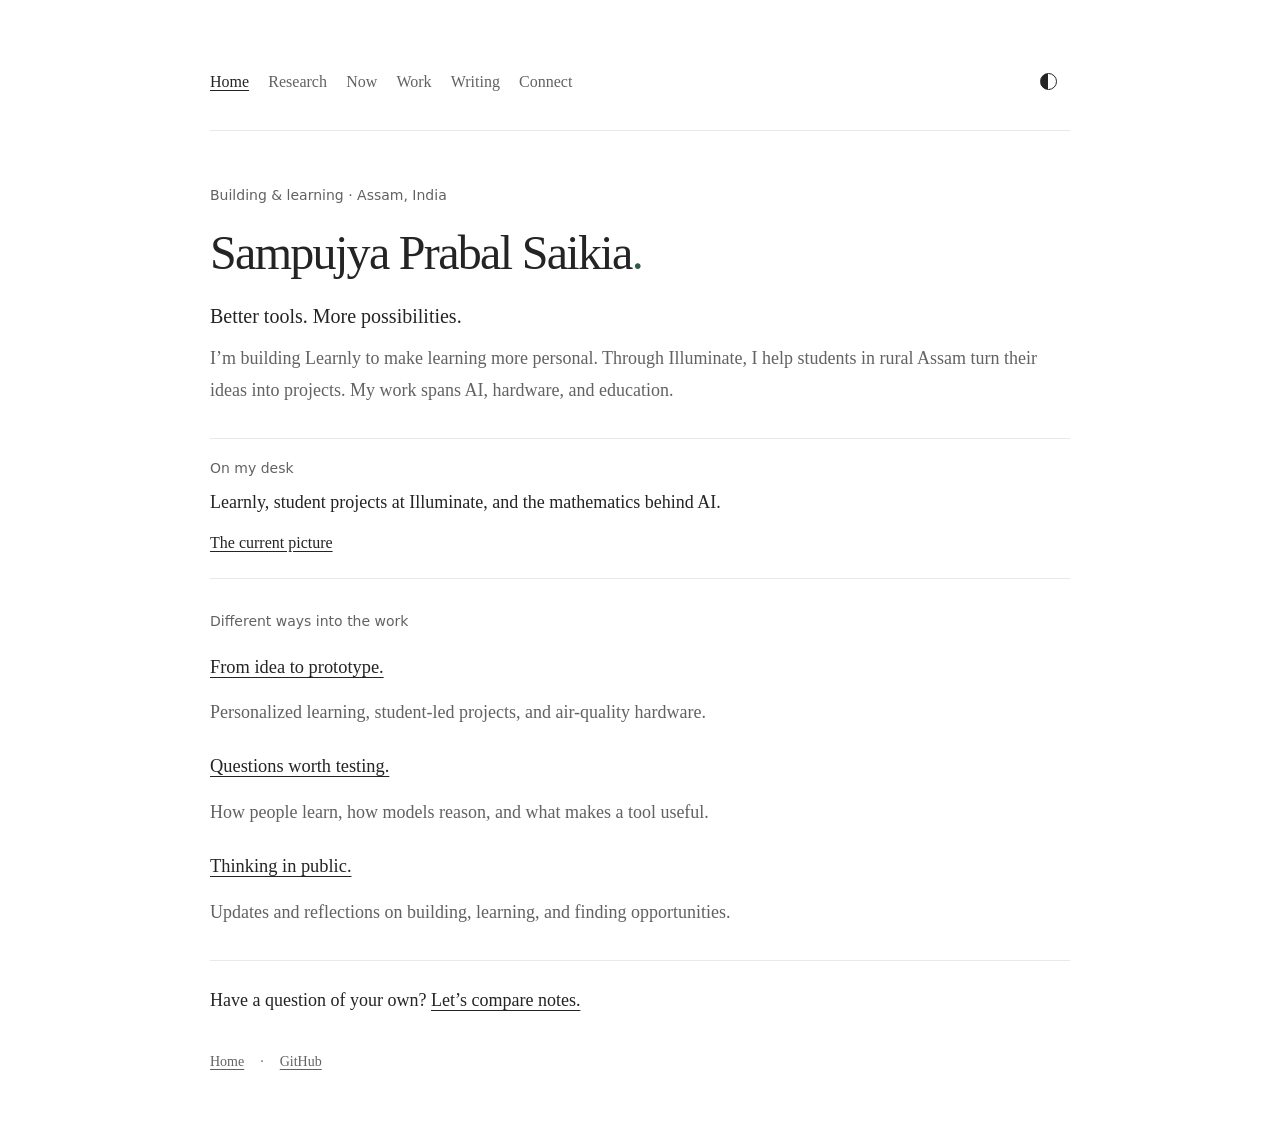
<file: index.html>
<!doctype html>
<html lang="en">
<head>
  <meta charset="utf-8">
  <meta name="viewport" content="width=device-width, initial-scale=1">
  <meta name="description" content="Sampujya Prabal Saikia — building Learnly, supporting student projects through Illuminate, and exploring AI and hardware.">
  <meta name="color-scheme" content="light dark">
  <title>Home | Sampujya Prabal Saikia</title>
  <script src="assets/theme.js"></script>
  <link rel="stylesheet" href="css/reset.css">
  <link rel="stylesheet" href="css/style.css">
  <link rel="icon" href="assets/images/favicon.svg" type="image/svg+xml">
</head>
<body class="home-body">
  <a class="skip-link" href="#main">Skip to content</a>
  <div class="site">
    <header class="site-header">
      <nav class="nav" aria-label="Primary navigation">
        <a href="index.html" aria-current="page">Home</a>
        <a href="research.html">Research</a>
        <a href="now.html">Now</a>
        <a href="work.html">Work</a>
        <a href="writing.html">Writing</a>
        <a href="contact.html">Connect</a>
      </nav>
      <button class="theme-toggle" type="button" role="switch" aria-label="Dark theme" aria-checked="false" title="Switch theme" hidden>
        <span class="theme-icon" aria-hidden="true"></span>
      </button>
    </header>
    <main id="main" tabindex="-1" class="page home-page">
      <header class="home-intro">
        <p class="home-caption">Building &amp; learning · Assam, India</p>
        <h1>Sampujya Prabal Saikia<span class="name-stop">.</span></h1>
        <p class="home-thought">Better tools. More possibilities.</p>
        <p class="lede">I’m building Learnly to make learning more personal. Through Illuminate, I help students in rural Assam turn their ideas into projects. My work spans AI, hardware, and education.</p>
      </header>

      <aside class="workbench-note" aria-labelledby="current-title">
        <h2 id="current-title">On my desk</h2>
        <p>Learnly, student projects at Illuminate, and the mathematics behind AI.</p>
        <a href="now.html">The current picture</a>
      </aside>

      <section class="practice" aria-labelledby="practice-title">
        <h2 id="practice-title" class="home-caption">Different ways into the work</h2>
        <div class="practice-grid">
          <article class="practice-item">
            <h3><a href="work.html">From idea to prototype.</a></h3>
            <p>Personalized learning, student-led projects, and air-quality hardware.</p>
          </article>
          <article class="practice-item">
            <h3><a href="research.html">Questions worth testing.</a></h3>
            <p>How people learn, how models reason, and what makes a tool useful.</p>
          </article>
          <article class="practice-item">
            <h3><a href="writing.html">Thinking in public.</a></h3>
            <p>Updates and reflections on building, learning, and finding opportunities.</p>
          </article>
        </div>
      </section>

      <p class="home-invitation">Have a question of your own? <a href="contact.html">Let’s compare notes.</a></p>
    </main>
    <footer class="site-footer">
      <a href="index.html">Home</a>
      <span aria-hidden="true">·</span>
      <a href="https://github.com/Samppujyaa" rel="me">GitHub</a>
    </footer>
  </div>
</body>
</html>
</file>
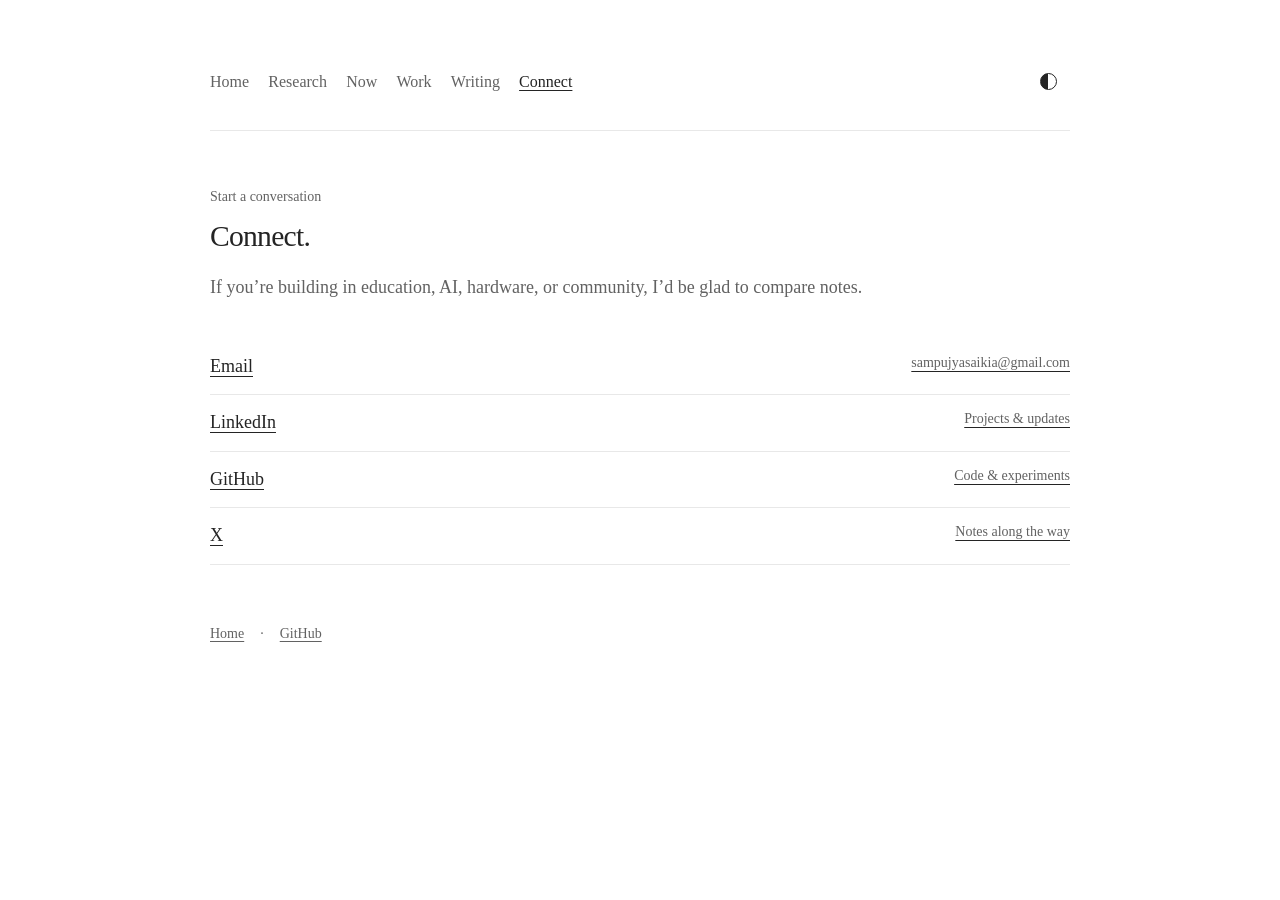
<file: contact.html>
<!doctype html>
<html lang="en">
<head>
  <meta charset="utf-8">
  <meta name="viewport" content="width=device-width, initial-scale=1">
  <meta name="description" content="Connect with Sampujya Prabal Saikia.">
  <meta name="color-scheme" content="light dark">
  <title>Connect | Sampujya Prabal Saikia</title>
  <script src="assets/theme.js"></script>
  <link rel="stylesheet" href="css/reset.css">
  <link rel="stylesheet" href="css/style.css">
  <link rel="icon" href="assets/images/favicon.svg" type="image/svg+xml">
</head>
<body>
  <a class="skip-link" href="#main">Skip to content</a>
  <div class="site">
    <header class="site-header">
      <nav class="nav" aria-label="Primary navigation">
        <a href="index.html">Home</a>
        <a href="research.html">Research</a>
        <a href="now.html">Now</a>
        <a href="work.html">Work</a>
        <a href="writing.html">Writing</a>
        <a href="contact.html" aria-current="page">Connect</a>
      </nav>
      <button class="theme-toggle" type="button" role="switch" aria-label="Dark theme" aria-checked="false" title="Switch theme" hidden>
        <span class="theme-icon" aria-hidden="true"></span>
      </button>
    </header>
    <main id="main" tabindex="-1" class="page">
      <header class="page-head">
        <p class="eyebrow">Start a conversation</p>
        <h1>Connect.</h1>
        <p class="lede">If you’re building in education, AI, hardware, or community, I’d be glad to compare notes.</p>
      </header>
      <ul class="contact-list">
        <li><a href="mailto:sampujyasaikia@gmail.com"><span>Email</span><small>sampujyasaikia@gmail.com</small></a></li>
        <li><a href="https://www.linkedin.com/in/sampujya-prabal-saikia-0b6602298/" rel="me"><span>LinkedIn</span><small>Projects &amp; updates</small></a></li>
        <li><a href="https://github.com/Samppujyaa" rel="me"><span>GitHub</span><small>Code &amp; experiments</small></a></li>
        <li><a href="https://x.com/SampujyaSaikia" rel="me"><span>X</span><small>Notes along the way</small></a></li>
      </ul>
    </main>
    <footer class="site-footer">
      <a href="index.html">Home</a>
      <span aria-hidden="true">·</span>
      <a href="https://github.com/Samppujyaa" rel="me">GitHub</a>
    </footer>
  </div>
</body>
</html>
</file>
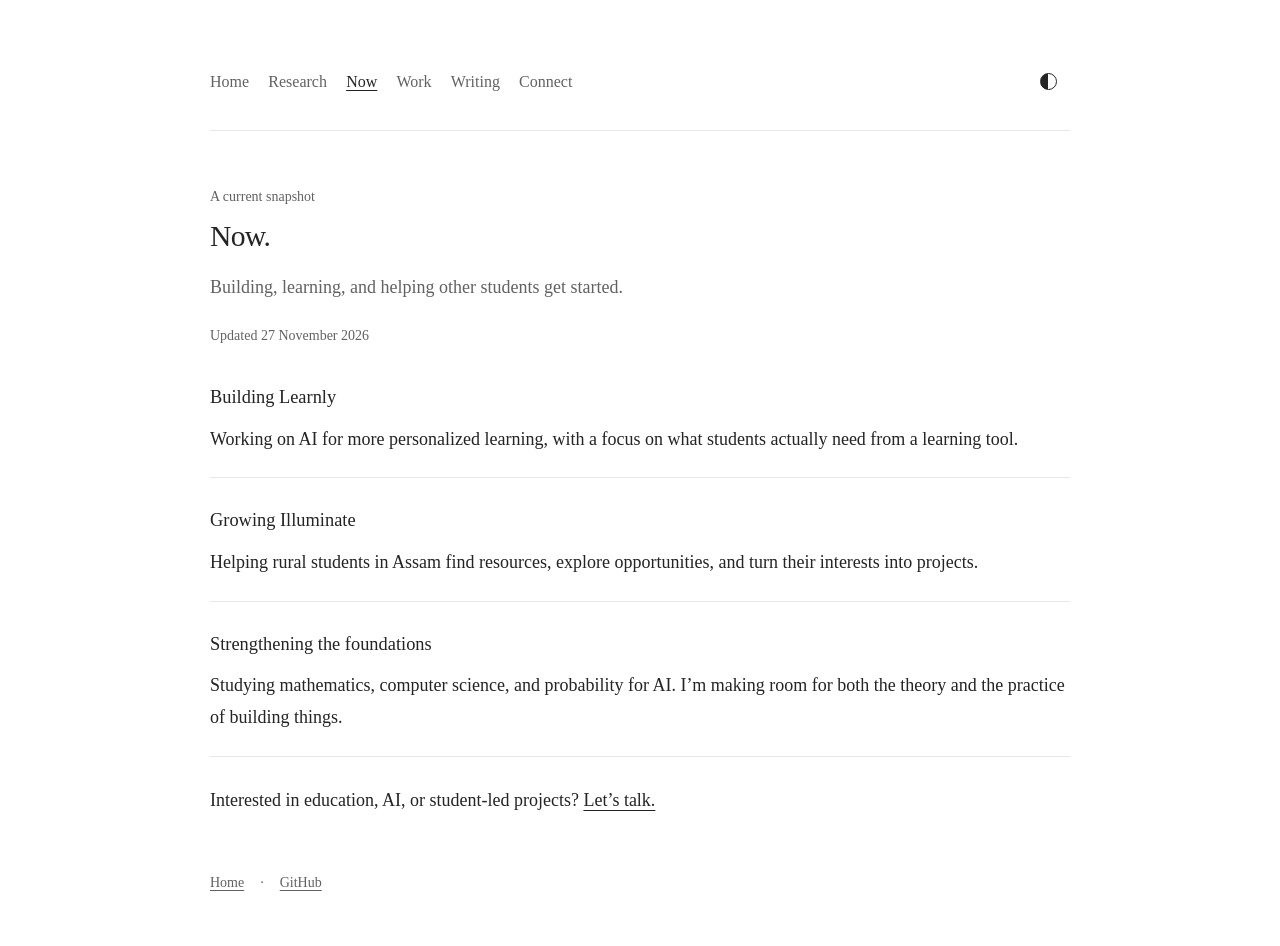
<file: now.html>
<!doctype html>
<html lang="en">
<head>
  <meta charset="utf-8">
  <meta name="viewport" content="width=device-width, initial-scale=1">
  <meta name="description" content="What Sampujya Prabal Saikia is focused on now.">
  <meta name="color-scheme" content="light dark">
  <title>Now | Sampujya Prabal Saikia</title>
  <script src="assets/theme.js"></script>
  <link rel="stylesheet" href="css/reset.css">
  <link rel="stylesheet" href="css/style.css">
  <link rel="icon" href="assets/images/favicon.svg" type="image/svg+xml">
</head>
<body>
  <a class="skip-link" href="#main">Skip to content</a>
  <div class="site">
    <header class="site-header">
      <nav class="nav" aria-label="Primary navigation">
        <a href="index.html">Home</a>
        <a href="research.html">Research</a>
        <a href="now.html" aria-current="page">Now</a>
        <a href="work.html">Work</a>
        <a href="writing.html">Writing</a>
        <a href="contact.html">Connect</a>
      </nav>
      <button class="theme-toggle" type="button" role="switch" aria-label="Dark theme" aria-checked="false" title="Switch theme" hidden>
        <span class="theme-icon" aria-hidden="true"></span>
      </button>
    </header>
    <main id="main" tabindex="-1" class="page">
      <header class="page-head">
        <p class="eyebrow">A current snapshot</p>
        <h1>Now.</h1>
        <p class="lede">Building, learning, and helping other students get started.</p>
        <p class="content-label">Updated <time datetime="2026-11-27">27 November 2026</time></p>
      </header>
      <section class="entry">
        <h2>Building Learnly</h2>
        <p>Working on AI for more personalized learning, with a focus on what students actually need from a learning tool.</p>
      </section>
      <section class="entry">
        <h2>Growing Illuminate</h2>
        <p>Helping rural students in Assam find resources, explore opportunities, and turn their interests into projects.</p>
      </section>
      <section class="entry">
        <h2>Strengthening the foundations</h2>
        <p>Studying mathematics, computer science, and probability for AI. I’m making room for both the theory and the practice of building things.</p>
      </section>
      <p>Interested in education, AI, or student-led projects? <a href="contact.html">Let’s talk.</a></p>
    </main>
    <footer class="site-footer">
      <a href="index.html">Home</a>
      <span aria-hidden="true">·</span>
      <a href="https://github.com/Samppujyaa" rel="me">GitHub</a>
    </footer>
  </div>
</body>
</html>
</file>
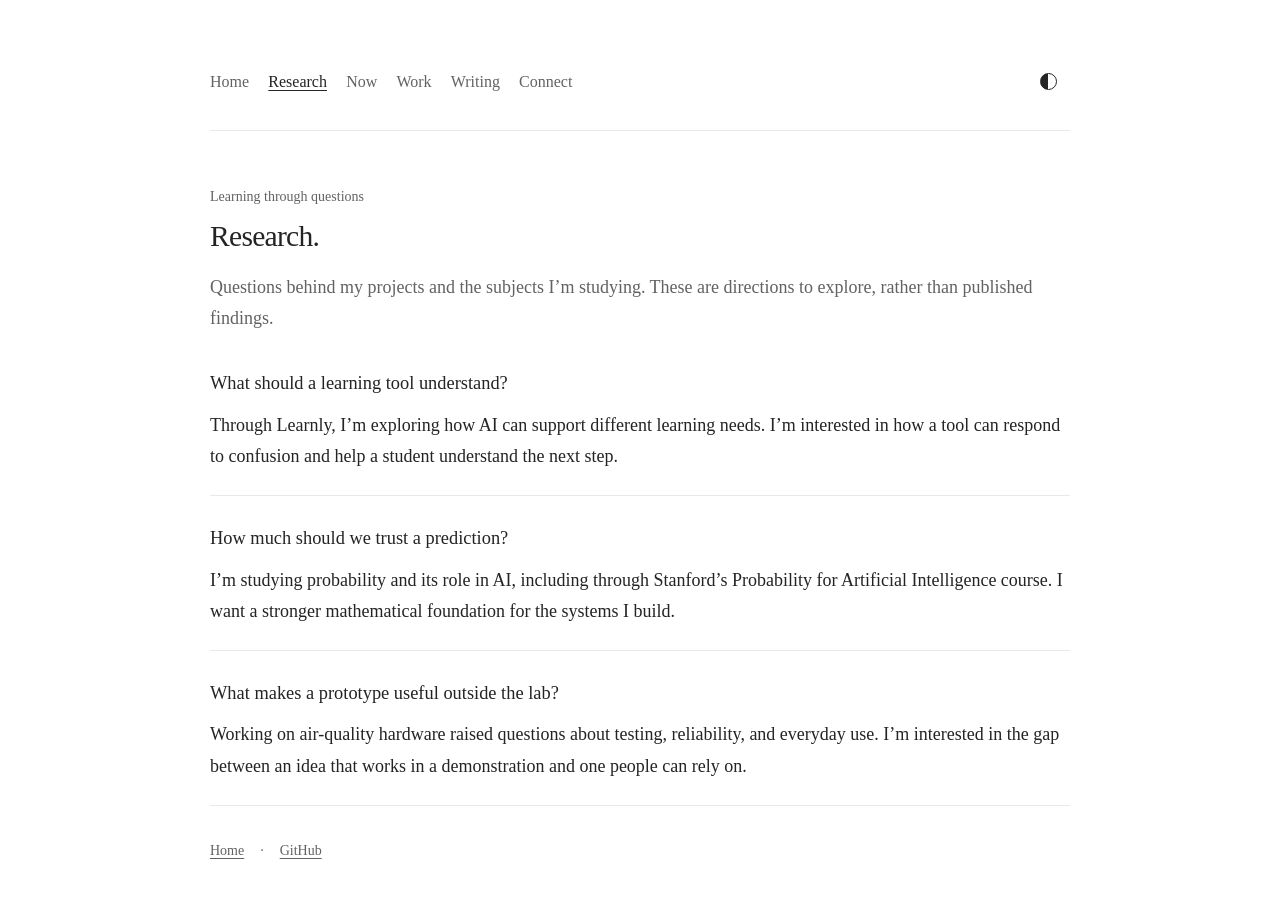
<file: research.html>
<!doctype html>
<html lang="en">
<head>
  <meta charset="utf-8">
  <meta name="viewport" content="width=device-width, initial-scale=1">
  <meta name="description" content="Research questions and explorations by Sampujya Prabal Saikia.">
  <meta name="color-scheme" content="light dark">
  <title>Research | Sampujya Prabal Saikia</title>
  <script src="assets/theme.js"></script>
  <link rel="stylesheet" href="css/reset.css">
  <link rel="stylesheet" href="css/style.css">
  <link rel="icon" href="assets/images/favicon.svg" type="image/svg+xml">
</head>
<body>
  <a class="skip-link" href="#main">Skip to content</a>
  <div class="site">
    <header class="site-header">
      <nav class="nav" aria-label="Primary navigation">
        <a href="index.html">Home</a>
        <a href="research.html" aria-current="page">Research</a>
        <a href="now.html">Now</a>
        <a href="work.html">Work</a>
        <a href="writing.html">Writing</a>
        <a href="contact.html">Connect</a>
      </nav>
      <button class="theme-toggle" type="button" role="switch" aria-label="Dark theme" aria-checked="false" title="Switch theme" hidden>
        <span class="theme-icon" aria-hidden="true"></span>
      </button>
    </header>
    <main id="main" tabindex="-1" class="page">
      <header class="page-head">
        <p class="eyebrow">Learning through questions</p>
        <h1>Research.</h1>
        <p class="lede">Questions behind my projects and the subjects I’m studying. These are directions to explore, rather than published findings.</p>
      </header>
      <section class="entry">
        <h2>What should a learning tool understand?</h2>
        <p>Through Learnly, I’m exploring how AI can support different learning needs. I’m interested in how a tool can respond to confusion and help a student understand the next step.</p>
      </section>
      <section class="entry">
        <h2>How much should we trust a prediction?</h2>
        <p>I’m studying probability and its role in AI, including through Stanford’s Probability for Artificial Intelligence course. I want a stronger mathematical foundation for the systems I build.</p>
      </section>
      <section class="entry">
        <h2>What makes a prototype useful outside the lab?</h2>
        <p>Working on air-quality hardware raised questions about testing, reliability, and everyday use. I’m interested in the gap between an idea that works in a demonstration and one people can rely on.</p>
      </section>
    </main>
    <footer class="site-footer">
      <a href="index.html">Home</a>
      <span aria-hidden="true">·</span>
      <a href="https://github.com/Samppujyaa" rel="me">GitHub</a>
    </footer>
  </div>
</body>
</html>
</file>
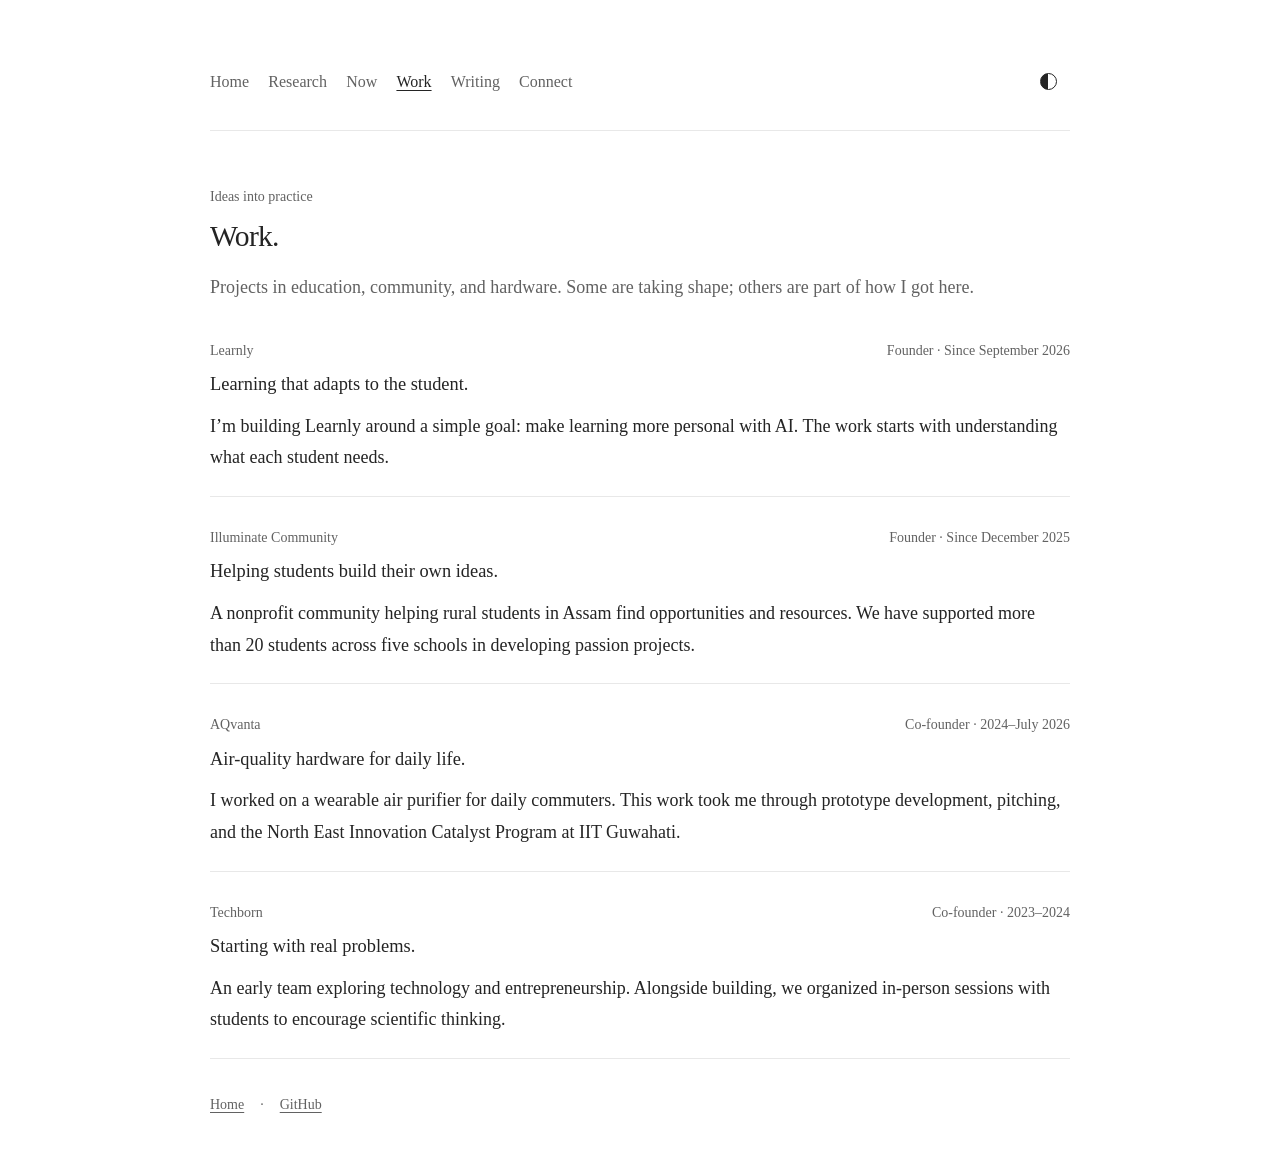
<file: work.html>
<!doctype html>
<html lang="en">
<head>
  <meta charset="utf-8">
  <meta name="viewport" content="width=device-width, initial-scale=1">
  <meta name="description" content="Selected work by Sampujya Prabal Saikia.">
  <meta name="color-scheme" content="light dark">
  <title>Work | Sampujya Prabal Saikia</title>
  <script src="assets/theme.js"></script>
  <link rel="stylesheet" href="css/reset.css">
  <link rel="stylesheet" href="css/style.css">
  <link rel="icon" href="assets/images/favicon.svg" type="image/svg+xml">
</head>
<body>
  <a class="skip-link" href="#main">Skip to content</a>
  <div class="site">
    <header class="site-header">
      <nav class="nav" aria-label="Primary navigation">
        <a href="index.html">Home</a>
        <a href="research.html">Research</a>
        <a href="now.html">Now</a>
        <a href="work.html" aria-current="page">Work</a>
        <a href="writing.html">Writing</a>
        <a href="contact.html">Connect</a>
      </nav>
      <button class="theme-toggle" type="button" role="switch" aria-label="Dark theme" aria-checked="false" title="Switch theme" hidden>
        <span class="theme-icon" aria-hidden="true"></span>
      </button>
    </header>
    <main id="main" tabindex="-1" class="page">
      <header class="page-head">
        <p class="eyebrow">Ideas into practice</p>
        <h1>Work.</h1>
        <p class="lede">Projects in education, community, and hardware. Some are taking shape; others are part of how I got here.</p>
      </header>
      <article class="entry">
        <div class="entry-meta"><span>Learnly</span><span>Founder · Since September 2026</span></div>
        <h2>Learning that adapts to the student.</h2>
        <p>I’m building Learnly around a simple goal: make learning more personal with AI. The work starts with understanding what each student needs.</p>
      </article>
      <article class="entry">
        <div class="entry-meta"><span>Illuminate Community</span><span>Founder · Since December 2025</span></div>
        <h2>Helping students build their own ideas.</h2>
        <p>A nonprofit community helping rural students in Assam find opportunities and resources. We have supported more than 20 students across five schools in developing passion projects.</p>
      </article>
      <article class="entry">
        <div class="entry-meta"><span>AQvanta</span><span>Co-founder · 2024–July 2026</span></div>
        <h2>Air-quality hardware for daily life.</h2>
        <p>I worked on a wearable air purifier for daily commuters. This work took me through prototype development, pitching, and the North East Innovation Catalyst Program at IIT Guwahati.</p>
      </article>
      <article class="entry">
        <div class="entry-meta"><span>Techborn</span><span>Co-founder · 2023–2024</span></div>
        <h2>Starting with real problems.</h2>
        <p>An early team exploring technology and entrepreneurship. Alongside building, we organized in-person sessions with students to encourage scientific thinking.</p>
      </article>
    </main>
    <footer class="site-footer">
      <a href="index.html">Home</a>
      <span aria-hidden="true">·</span>
      <a href="https://github.com/Samppujyaa" rel="me">GitHub</a>
    </footer>
  </div>
</body>
</html>
</file>
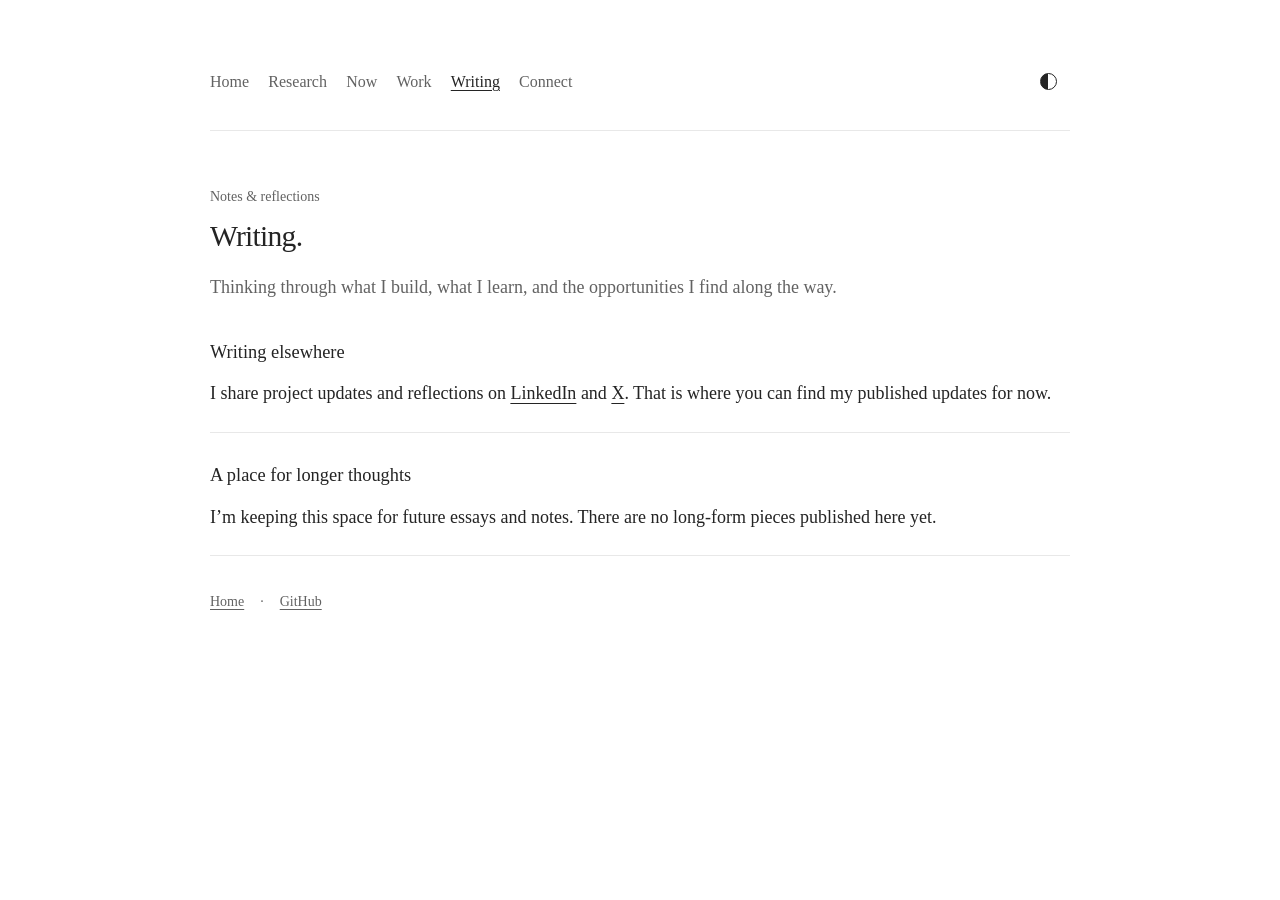
<file: writing.html>
<!doctype html>
<html lang="en">
<head>
  <meta charset="utf-8">
  <meta name="viewport" content="width=device-width, initial-scale=1">
  <meta name="description" content="Writing and notes by Sampujya Prabal Saikia.">
  <meta name="color-scheme" content="light dark">
  <title>Writing | Sampujya Prabal Saikia</title>
  <script src="assets/theme.js"></script>
  <link rel="stylesheet" href="css/reset.css">
  <link rel="stylesheet" href="css/style.css">
  <link rel="icon" href="assets/images/favicon.svg" type="image/svg+xml">
</head>
<body>
  <a class="skip-link" href="#main">Skip to content</a>
  <div class="site">
    <header class="site-header">
      <nav class="nav" aria-label="Primary navigation">
        <a href="index.html">Home</a>
        <a href="research.html">Research</a>
        <a href="now.html">Now</a>
        <a href="work.html">Work</a>
        <a href="writing.html" aria-current="page">Writing</a>
        <a href="contact.html">Connect</a>
      </nav>
      <button class="theme-toggle" type="button" role="switch" aria-label="Dark theme" aria-checked="false" title="Switch theme" hidden>
        <span class="theme-icon" aria-hidden="true"></span>
      </button>
    </header>
    <main id="main" tabindex="-1" class="page">
      <header class="page-head">
        <p class="eyebrow">Notes &amp; reflections</p>
        <h1>Writing.</h1>
        <p class="lede">Thinking through what I build, what I learn, and the opportunities I find along the way.</p>
      </header>
      <section class="entry">
        <h2>Writing elsewhere</h2>
        <p>I share project updates and reflections on <a href="https://www.linkedin.com/in/sampujya-prabal-saikia-0b6602298/" rel="me">LinkedIn</a> and <a href="https://x.com/SampujyaSaikia" rel="me">X</a>. That is where you can find my published updates for now.</p>
      </section>
      <section class="entry">
        <h2>A place for longer thoughts</h2>
        <p>I’m keeping this space for future essays and notes. There are no long-form pieces published here yet.</p>
      </section>
    </main>
    <footer class="site-footer">
      <a href="index.html">Home</a>
      <span aria-hidden="true">·</span>
      <a href="https://github.com/Samppujyaa" rel="me">GitHub</a>
    </footer>
  </div>
</body>
</html>
</file>
<file: css/style.css>
:root {
  color-scheme: light;
  --paper: #fff;
  --ink: #242424;
  --muted: #626262;
  --rule: #e8e8e8;
  --accent: #315943;
  font-family: Georgia, "Times New Roman", serif;
  background: var(--paper);
  color: var(--ink);
}

/* A shared preference is applied before styles load on every page. */
:root[data-theme="dark"] {
  color-scheme: dark;
  --paper: #191919;
  --ink: #e8e5df;
  --muted: #b1ada6;
  --rule: #383838;
  --accent: #a5cbb2;
}

body { min-height: 100vh; font-size: 1.125rem; line-height: 1.75; background: var(--paper); color: var(--ink); overflow-wrap: break-word; }
a { color: inherit; text-decoration-thickness: 1px; text-underline-offset: .2em; }
a:hover { color: var(--accent); }
a:focus-visible { outline: 2px solid var(--accent); outline-offset: 5px; }
::selection { background: var(--ink); color: var(--paper); }
.site { width: min(860px, calc(100% - 40px)); margin-inline: auto; padding-top: clamp(1.5rem, 6vh, 4rem); }
.site-header { display: flex; align-items: center; justify-content: space-between; gap: 1rem; padding-bottom: 1.3rem; border-bottom: 1px solid var(--rule); }
.nav { display: flex; flex-wrap: wrap; align-items: center; min-width: 0; gap: .35rem 1.2rem; padding-block: .35rem; font-size: 1rem; }
.nav a { display: inline-flex; align-items: center; min-height: 44px; color: var(--muted); text-decoration: none; }
.nav a:hover, .nav a[aria-current="page"] { color: var(--ink); text-decoration: underline; }
.theme-toggle { display: grid; place-items: center; width: 44px; height: 44px; flex: 0 0 44px; padding: 0; border: 0; border-radius: 50%; color: inherit; background: transparent; cursor: pointer; }
.theme-toggle[hidden] { display: none; }
.theme-toggle:hover { background: var(--rule); }
.theme-toggle:focus-visible { outline: 2px solid var(--accent); outline-offset: 3px; }
.theme-icon { width: 17px; height: 17px; border: 1.5px solid currentColor; border-radius: 50%; background: linear-gradient(90deg, currentColor 50%, transparent 50%); pointer-events: none; }
.theme-toggle[aria-checked="true"] .theme-icon { transform: rotate(180deg); }
.page { padding-top: clamp(2.2rem, 6vh, 3.5rem); padding-bottom: 1.5rem; }
p { margin-bottom: 1.3rem; }
h1 { font-size: 1.85rem; font-weight: 400; line-height: 1.3; margin-bottom: 1rem; letter-spacing: -.025em; }
h2 { font-size: 1.15rem; font-weight: 400; line-height: 1.5; margin-bottom: .75rem; }
.eyebrow, .content-label { color: var(--muted); font-size: .875rem; }
.eyebrow { margin-bottom: .5rem; }
.lede { color: var(--muted); }
.page-head { margin-bottom: 2.2rem; }
.content-label { margin-bottom: 1.5rem; }
.entry { margin-bottom: 1.8rem; padding-bottom: 1.4rem; border-bottom: 1px solid var(--rule); }
.entry:last-child { margin-bottom: 0; }
.entry p { margin-bottom: 0; }
.entry-meta { display: flex; flex-wrap: wrap; justify-content: space-between; gap: .25rem 1rem; color: var(--muted); font-size: .875rem; margin-bottom: .5rem; }
.contact-list { list-style: none; padding: 0; margin: 1.5rem 0; }
.contact-list a { display: flex; flex-wrap: wrap; justify-content: space-between; gap: .25rem 1rem; padding-block: .75rem; border-bottom: 1px solid var(--rule); }
.contact-list small { min-width: 0; overflow-wrap: anywhere; color: var(--muted); font-size: .875rem; }
.site-footer { display: flex; flex-wrap: wrap; align-items: center; gap: .25rem 1rem; padding-bottom: 2.5rem; font-size: .875rem; color: var(--muted); }
.site-footer a { display: inline-flex; align-items: center; min-height: 44px; }
.skip-link { position: fixed; left: 1rem; top: -6rem; z-index: 10; padding: .5rem .8rem; background: var(--ink); color: var(--paper); }
.skip-link:focus { top: 1rem; }
.visually-hidden { position: absolute; width: 1px; height: 1px; padding: 0; margin: -1px; overflow: hidden; clip-path: inset(50%); white-space: nowrap; border: 0; }

/* Every page uses the same width and follows a single reading column. */
.home-intro { margin-bottom: 2rem; }
.home-caption { margin-bottom: 1.1rem; font: 400 .875rem/1.5 system-ui, sans-serif; color: var(--muted); }
.home-intro h1 { margin-bottom: 1.25rem; font-size: clamp(2rem, 4.2vw, 3rem); line-height: 1.2; letter-spacing: -.035em; }
.name-stop { color: var(--accent); }
.home-thought { font-size: 1.25rem; line-height: 1.5; margin-bottom: .75rem; }
.workbench-note { border-block: 1px solid var(--rule); padding-block: 1.2rem; margin-bottom: 2rem; }
.workbench-note h2 { margin-bottom: .5rem; font: 400 .875rem/1.5 system-ui, sans-serif; color: var(--muted); }
.workbench-note p { margin-bottom: .5rem; }
.workbench-note a { font-size: 1rem; }
.practice-item { margin-bottom: 1.25rem; }
.practice-item h3 { font-size: 1.15rem; font-weight: 400; line-height: 1.4; margin-bottom: .7rem; }
.practice-item h3 a { display: inline-block; padding-block: .35rem; }
.practice-item p { color: var(--muted); margin: 0; }
.home-invitation { margin: 2rem 0 0; padding-top: 1.5rem; border-top: 1px solid var(--rule); }

@media (max-width: 400px) {
  .nav { gap: .3rem .85rem; }
  .site-header { gap: .5rem; }
}

@media (prefers-color-scheme: dark) {
  :root:not([data-theme]) { color-scheme: dark; --paper: #191919; --ink: #e8e5df; --muted: #b1ada6; --rule: #383838; --accent: #a5cbb2; }
}

@media print {
  :root, :root[data-theme], :root:not([data-theme]) { color-scheme: light; --paper: #fff; --ink: #000; --muted: #444; --rule: #ccc; }
  .site-header, .skip-link, .site-footer { display: none; }
  .site { width: auto; padding: 0; }
  .page { padding: 0; }
  .entry { break-inside: avoid; }
}
</file>
